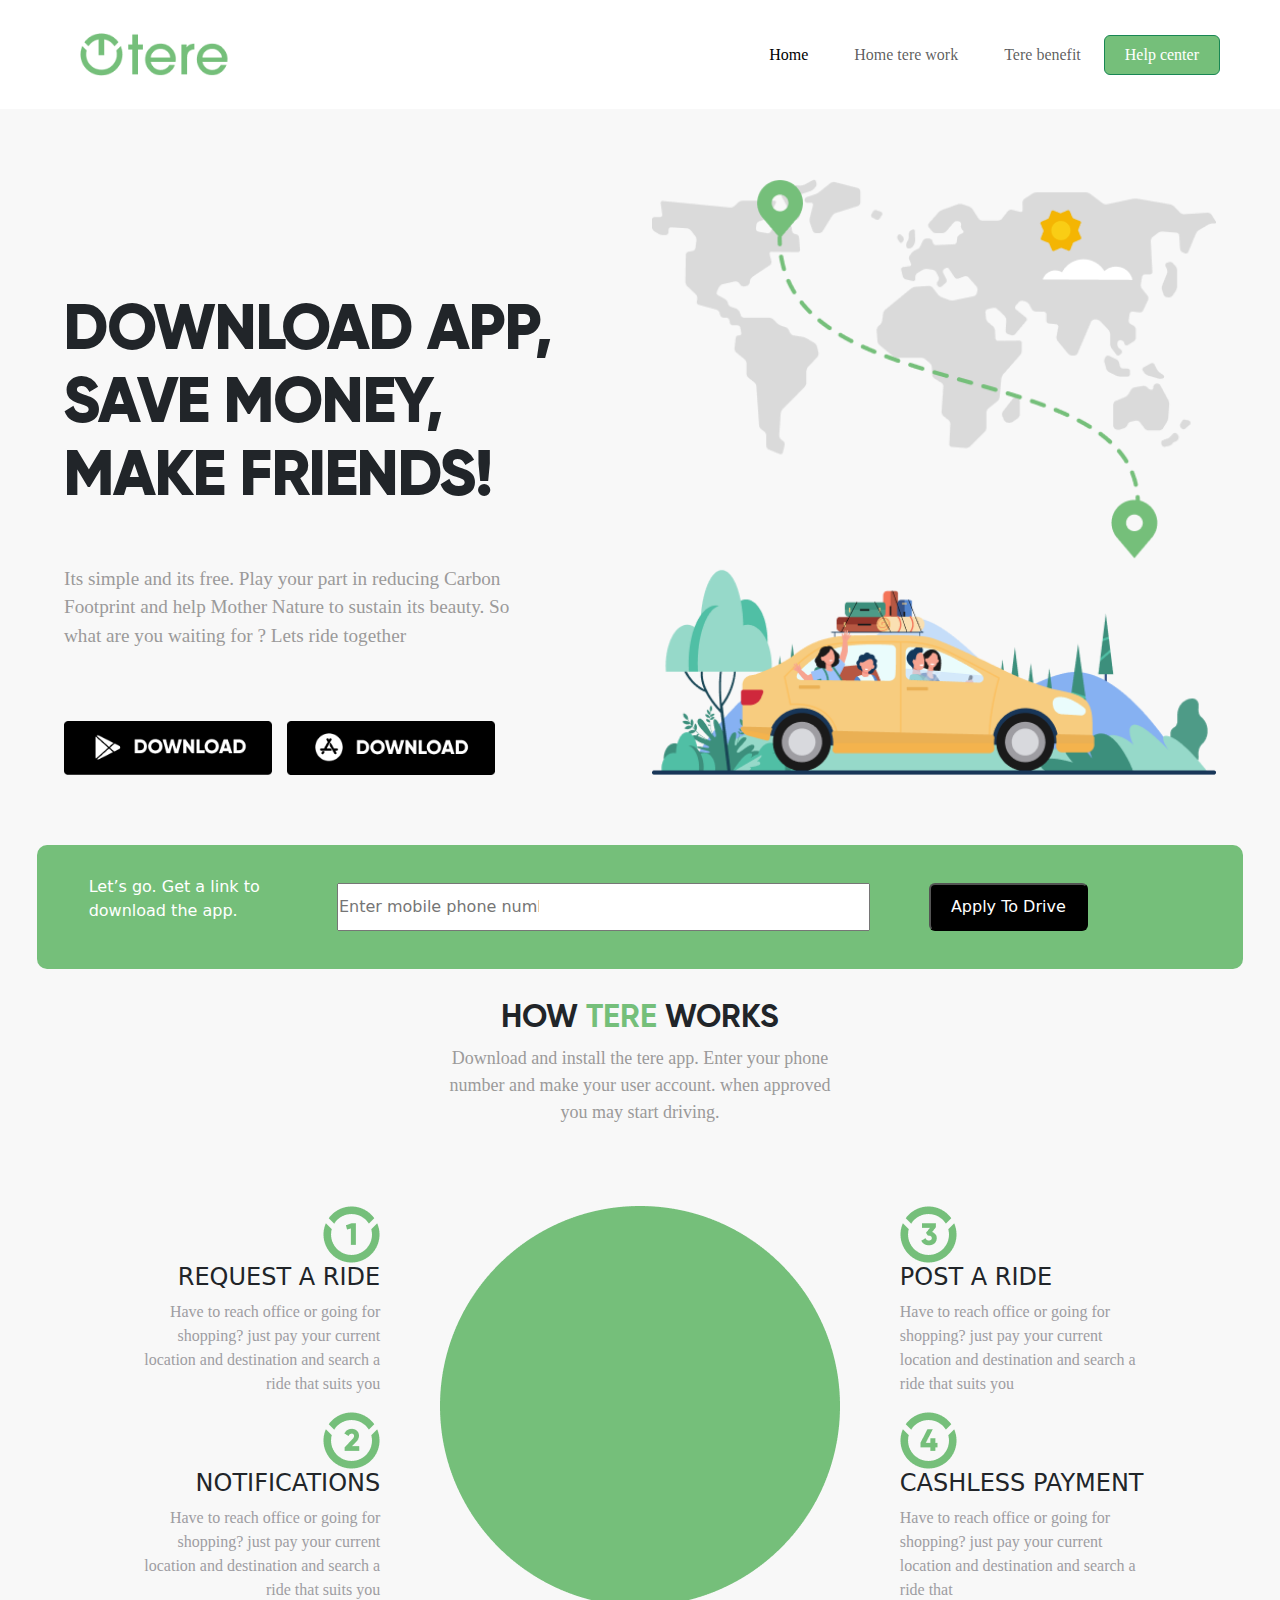
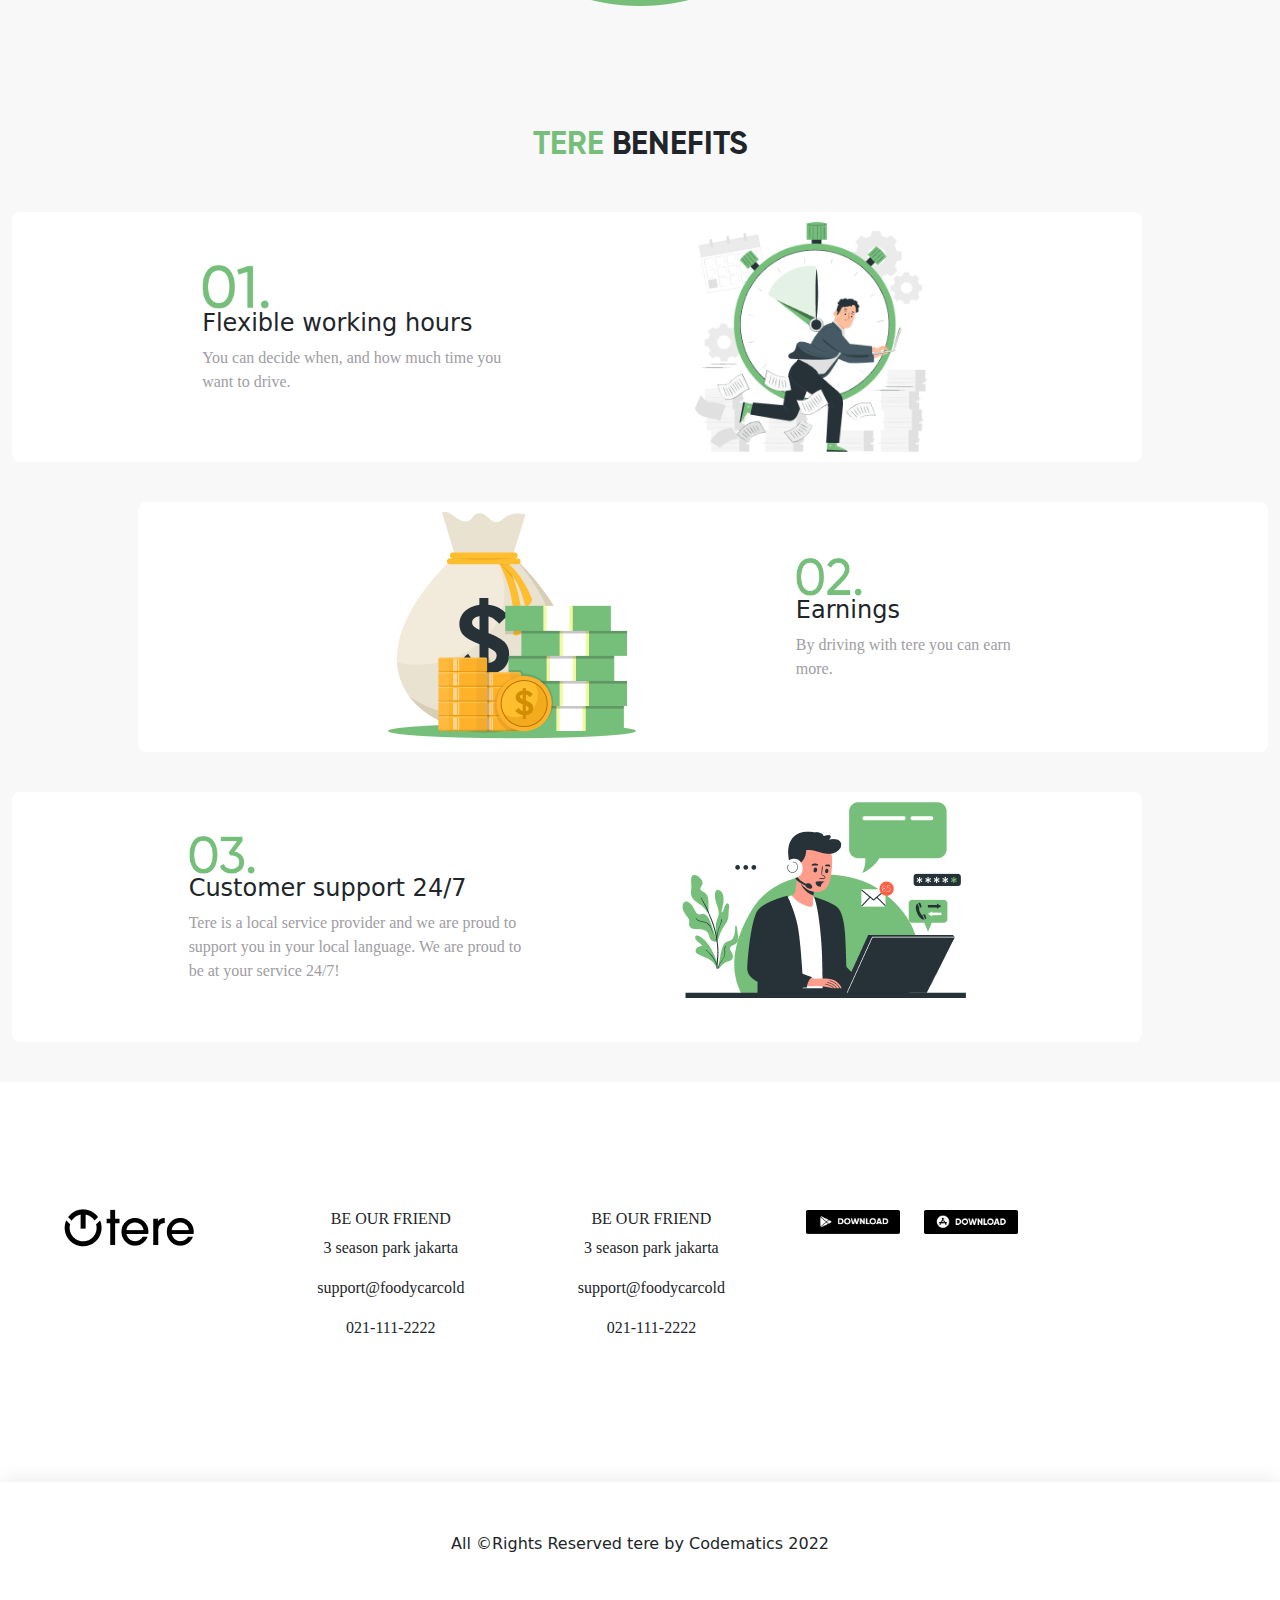
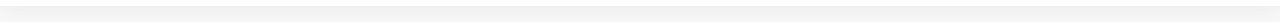
<file: tereapp/index.html>
<!DOCTYPE html>
<html lang="en">

<head>
    <meta charset="UTF-8">
    <meta name="viewport" content="width=device-width, initial-scale=1.0">
    <title>Tere </title>
    <link rel="stylesheet" href="bootstrap.css">
    <link rel="stylesheet" href="index.css">
    <link rel="stylesheet" href="query.css">
    <script src="https://cdn.jsdelivr.net/npm/bootstrap@5.3.2/dist/js/bootstrap.bundle.min.js"
        integrity="sha384-C6RzsynM9kWDrMNeT87bh95OGNyZPhcTNXj1NW7RuBCsyN/o0jlpcV8Qyq46cDfL"
        crossorigin="anonymous"></script>
</head>

<body>

    <!-- navbar start  -->
    <nav class="container-xxl navbar navbar-expand-lg navbar-light bg-light">
        <div class="navbar-main container-xxl ms-5">
            <a class="navbar-brand tere-logo" href="#"><img src="media/Group 3702.png" alt=""></a>
            <button class="navbar-toggler" type="button" data-bs-toggle="collapse"
                data-bs-target="#navbarSupportedContent" aria-controls="navbarSupportedContent" aria-expanded="false"
                aria-label="Toggle navigation">
                <span class="navbar-toggler-icon"></span>
            </button>
            <div class="collapse navbar-collapse" id="navbarSupportedContent">
                <ul class="navbar-nav ms-auto mb-2 mb-lg-0 me-5 nav-menu">
                    <li class="nav-item">
                        <a class="nav-link active" aria-current="page" href="#">Home</a>
                    </li>
                    <li class="nav-item">
                        <a class="nav-link" href="#">Home tere work</a>
                    </li>
                    <li class="nav-item">
                        <a class="nav-link" href="#">Tere benefit</a>
                    </li>
                    <form class="d-flex nav-item">
                        <button class="btn btn-outline-success" type="submit">Help center</button>
                    </form>
            </div>
        </div>
    </nav>

    <!-- Section one  start from here -->

    <section class="container-xxl section-one">
        <div class="home-main row container-xxl mx-auto">
            <div class="home-text col-12 col-sm-12 col-md-12 col-lg-6 col-xl-6 col-xxl-6">
                <h1>DOWNLOAD APP, SAVE MONEY, MAKE FRIENDS!</h1>
                <p>Its simple and its free. Play your part in reducing Carbon Footprint and help Mother Nature to
                    sustain its beauty. So what are you waiting for ?
                    Lets ride together</p>
                <div class="home-icon-btn">
                    <a href=""><img src="media/Group 3717.png" alt=""></a>
                    <a href=""><img src="media/Group 3718.png" alt=""></a>
                </div>
            </div>
            <div class="home-image  col-12 col-sm-12 col-md-12 col-lg-6 col-xl-6 col-xxl-6">
                <img src="media/Group 78.png" alt="">
            </div>
        </div>
    </section>

    <section class="section-two">

        <div class="container-xxl">
            <div class="row  search-main">
                <div class="search-text col-12 col-sm-12 col-md-3 col-lg-3 col-xl-3 col-xxl-3">
                    <p>Let’s go. Get a link
                        to download the app.</p>
                </div>
                <div class="search-input col-12 col-sm-12 col-md-6 col-lg-6 col-xl-6 col-xxl-6">
                    <input type="text" placeholder="Enter mobile phone number">
                </div>
                <div class="search-btn col-12 col-sm-12 col-md-3 col-lg-3 col-xl-3 col-xxl-3">
                    <button>Apply To Drive</button>
                </div>
            </div>
        </div>
    </section>

    <section class="section-three">
        <div class="work-heading">

            <h1>HOW <span>TERE</span> WORKS</h1>
            <p class="text-color">Download and install the tere app. Enter your phone number and make your user
                account. when approved you may start driving.</p>
        </div>


    </section>

    <section class="section-four">
        <div class="main-box container-xxl">
            <div class="box1">
                <div class="one">
                    <div class="circle1">
                        <img src="media/Group 3713.png" alt="">
                    </div>
                    <h4>REQUEST A RIDE </h4>
                    <P class="text-color">Have to reach office or going for shopping?
                        just pay your current location and destination and search a ride that suits you
                    </P>
                </div>
                <div class="one">
                    <img src="media/Group 3714.png" alt="">
                    <h4>NOTIFICATIONS</h4>
                    <P class="text-color">Have to reach office or going for shopping?
                        just pay your current location and destination and search a ride that suits you
                    </P>
                </div>
            </div>

            <div class="box2">
                <img src="media/Ellipse 1.png" alt="">
            </div>

            <div class="box3">
                <div class="three">
                    <img src="media/Group 3715.png" alt="">
                    <h4>POST A RIDE </h4>
                    <P class="text-color">Have to reach office or going for shopping?
                        just pay your current location and destination and search a ride that suits you
                    </P>
                </div>

                <div class="three">

                    <img src="media/Group 3716.png" alt="">
                    <h4>CASHLESS PAYMENT </h4>
                    <P class="text-color">Have to reach office or going for shopping?
                        just pay your current location and destination and search a ride that
                    </P>
                </div>

            </div>
        </div>

    </section>

    <section class="section-five">
        <div class="container-xxl">

            <div class="ben-main">

                <div class="ben-heading">
                    <h2><span>TERE</span> BENEFITS</h2>
                </div>

                <div class="ben01">
                    <div class="ben01-text">
                        <img src="media/01..png" alt="" width="20%">
                        <h4>Flexible working hours</h4>
                        <p class="text-color">You can decide when, and how much time you want to drive.</p>
                    </div>

                    <div class="ben01-img">
                        <img src="media/Frame.png" alt="" width="100%">
                    </div>
                </div>



                <div class="ben02">
                    <div class="ben02-img">
                        <img src="media/Frame (1).png" alt="" width="100%">
                    </div>
                    <div class="ben02-text">
                        <img src="media/02..png" alt="" width="30%">
                        <h4>Earnings</h4>
                        <p class="text-color">By driving with tere you can
                            earn more.</p>
                    </div>
                </div>


                <div class="ben03">
                    <div class="ben03-text">
                        <img src="media/03..png" alt="" width="20%">
                        <h4>Customer
                            support 24/7</h4>
                        <p class="text-color">Tere is a local service provider and we are proud to support you in your
                            local language. We are proud to be at your service 24/7!</p>
                    </div>
                    <div class="ben03-img">
                        <img src="media/Group.png" alt="" width="100%">
                    </div>
                </div>

            </div>

        </div>
    </section>

    <footer>
        <div class="footer container-xxl">
            <div class="row" >

                    <div class="footer-img col-md-12">
                        <img src="media/Group 3703.png" alt="">
                    </div>
                    <div class="detail col-md-12 ">
                        <h6>BE OUR FRIEND</h6>
                        <p>3 season park jakarta </p>
                        <p>support@foodycarcold</p>
                        <p>021-111-2222</p>
                    </div>
                    <div class="detail-2 ">
                        <h6>BE OUR FRIEND</h6>
                        <p>3 season park jakarta </p>
                        <p>support@foodycarcold</p>
                        <p>021-111-2222</p>
                    </div>
                    <div class="footer-link col-md-12">
                        <a href=""> <img src="media/Group 3717.png" alt=""></a>
                        <a href=""> <img src="media/Group 3718.png" alt=""></a>
                    </div>
                </div>
            </div>

        <div class="copy">
            <p>All ©Rights Reserved tere by Codematics 2022</p>
        </div>
    </footer>
</body>

</html>
</file>
<file: tereapp/index.css>
/* navbar start from here */
@font-face {
    font-family: gilroyrg;
    src: url(gilroy/Gilroy-Regular.ttf);

    font-family: gilroybold;
    src: url(gilroy/Gilroy-Bold.ttf);
}
/* Ext */
.text-color{
    color: #9E9DA2;
    font-family: gilroyrg;

}

body{
    background-color: rgb(248, 248, 248);
}
.tere-logo img {
    width: 150px !important;
    margin: 20px;
}

.btn {
    color: white;
    background-color: #75BF7A;
    padding: 0px 20px;
}

.nav-menu li {
    padding: 0px 15px;
}

.navbar {
    font-family: gilroymd;
    background-color: white !important;

}

/* section one  */
.section-one {
    height: 100%;
    padding: 40px ;
}

.home-text {
    
    margin: 30px 0px;
    display: flex;
    flex-direction: column;
    justify-content: end;
}

.home-text h1 {
    font-weight: 800;
    font-family: gilroybold;
    width: 98%;
    font-size: 3.8rem;
    margin-bottom: 50px ;
}

.home-text p {
    margin-bottom: 70px;
    font-family: gilroyrg;
    font-weight: 500;
    color: rgb(155, 154, 154);
    font-size: 1.2rem;
    width: 80%;

}

.home-image {
    margin: 30px 0px;
}
.home-image >img{
    width: 100%;
}

.home-icon-btn img {
    padding-left: 10px;
    width: 38%;
}

.home-icon-btn {
    margin-left: -10px;
}

/* section two */
.section-two{
    height: 100%;
}
.search-main{
    border-radius: 10px;
    padding: 30px ;
    background-color: #75BF7A;
    margin: 0% 2% ;
}
.search-text{
    color: white;
    margin: auto;
    width: 20%;
}
.search-input{
    margin: auto;
}
.search-input>input{
    padding: 10px 0px ;
    padding-right:60% ;
}
.search-btn{
    margin: auto;

}
.search-btn>button{
    border-radius: 6px;
    color: white;
    background-color: black;
    padding: 10px 20px ;

}

/* section three */

.section-three{
    height: 100%;
}

.work-heading{
    margin: 30px auto;
    text-align: center;
    font-family: gilroybold;
    width: 35% ;
}
.work-heading>h1{
    font-size: 2em;
}
.work-heading span{
    color: #75BF7A;
}

.work-heading p {
    color: rgb(155, 154, 154);
    font-size: 18px ;
    font-family: gilroy;
    width: 90% ;
    margin: auto;
}

/* section-four */

.main-box{

    display: flex;
    justify-content: center;
}
.box1{
    margin-top: 50px ;
    width: 20%;
    text-align: right;
    
}

.one{

      width: 100%;
}
.box2 img{
    padding-top: 30px ;
}

.box2{
    margin: 20px 40px ;
    width: 35%;
    text-align: center;
    
}

.box3{
    margin-top: 50px ;
    width: 20%;
}

/* section five Benefit section*/
.section-five{

}

.ben-main{
    margin-top: 100px ;
}
.ben-heading>h2>span{
    color: #75BF7A;
}
.ben-heading{
    font-family: Gilroybold;
    display: flex;
    justify-content: center;
}
.ben01{
    border-radius: 8px ;
    height: 250px;
    margin-top: 40px;
    display: flex;
    background-color: #fff;
    justify-content: center;
    width: 90%;
    padding: 10px ;
}
.ben01-text{
    width: 30%;
    margin: 0px 30px ;
    display: flex;
    flex-direction: column;
    margin: 0px 80px ;
    justify-content: center;
}
.ben01-img{
    margin: 0px 80px ;
}
.ben01-img img{
    width: 90%;

}

.ben02{
    border-radius: 8px ;
    height: 250px;
    margin: 40px 0px ;
    display: flex;
    justify-content: center;
    background-color: #fff;
    padding: 10px ;
    width: 90%;
    float:right;
}
.ben02-text{
    display: flex;
    flex-direction: column;
    justify-content: center;
    margin: 0px 80px ;
    width: 20%;
}   
.ben02-img{
    margin: 0px 80px ;

}
.ben03{
    border-radius: 8px ;
    justify-content: center;
    display: flex;
    padding: 10px ;
    background-color: #fff;
    margin: 40px 0px ;
    width: 90%;
    height: 250px;
}
.ben03-text{
    display: flex;
    flex-direction: column;
    justify-content: center;
    width: 30%;
    margin: 0px 80px ;
    
}
.ben03-img{
    margin: 0px 80px ;

}

/* Footer */

.footer{
    font-family: Gilroy;
    text-align: center;
    width: 100%;
    display: flex;
    align-items: center;
    background-color: white;
    height: 400px;
}

.footer-img{
width: 25%;

}
.detail{
    width: 25%;
    
}
.detail-2{
    width: 25%;
    
}

.footer-link{
    width: 25%;
    display: flex;
}
.footer-link>a>img{
    width: 80%;
}


/* Copyright */
.copy{
    box-shadow: 0px 0px 21px 0px  rgb(231, 231, 231);
    background-color: #fff;
    text-align: center;

}
.copy>p{
    padding: 50px;
}
</file>
<file: tereapp/query.css>
@media only screen and (min-width:500px) and (max-width:650px) {

    /* section five Benefit section*/
    .section-five {}

    .ben01 {
        width: 90%;
        padding: 10px;
    }

    .ben01-text {
        width: 60%;
        margin: 0px 10px;
    }

    .ben01-img {
        margin: 0px;
    }

    .ben01-img img {
        width: 100%;

    }

    .ben02 {
        padding: 10px;
        width: 90%;
    }

    .ben02-text {
        margin: 0px 0px;
        width: 50%;
    }

    .ben02-img {
        margin: 0px;

    }

    .ben02-img img {
        width: 100%;

    }

    .ben03 {
        padding: 10px;
        margin: 40px 0px;
        width: 90%;
    }

    .ben03-text {

        width: 50%;
        margin: 0px 0px;
    }

    .ben03-img {
        margin: 0px;

    }

    .ben03-img img {
        margin: 0px;

    }
}

@media only screen and (min-width:650px) and (max-width: 850px) {

    /* section five Benefit section*/
    .section-five {}

    .ben01 {
        margin-top: 40px;
        width: 90%;
        padding: 10px;
    }

    .ben01-text {
        width: 50%;
        margin: 0px 30px;
        display: flex;
        flex-direction: column;
        margin: 0px 80px;
        justify-content: center;
    }

    .ben01-img {
        margin: 0px;
    }

    .ben01-img img {
        width: 100%;

    }

    .ben02 {
        border-radius: 8px;
        height: 250px;
        margin: 40px 0px;
        padding: 10px;
        width: 90%;
        float: right;
    }

    .ben02-text {
        margin: 0px 80px;
        width: 50%;
    }

    .ben02-img {
        margin: 0px;

    }

    .ben02-img img {
        width: 100%;

    }

    .ben03 {
        border-radius: 8px;
        padding: 10px;
        margin: 40px 0px;
        width: 90%;
        height: 250px;
    }

    .ben03-text {

        width: 50%;
        margin: 0px 80px;
    }

    .ben03-img {
        margin: 0px;

    }

    .ben03-img img {
        margin: 0px;

    }
}

@media only screen and (max-width: 800px) {
    .tere-logo {
        margin-left: -30px;
    }

    .tere-logo img {
        width: 100px !important;

    }

    .navbar-menu li {
        background-color: red;
    }

    .nav-item,
    .nav-item button {
        display: flex;
        justify-content: center;
    }
}

@media only screen and (max-width:500px) {
    .section-one {
        height: 100%;
    }

    .home-main {
        display: flex;
        flex-direction: column-reverse;
    }

    .home-text {
        text-align: center;
        margin: 20px auto;
        width: 100%;
    }

    .home-text h1 {
        font-size: 2rem;
    }

    .home-text p {
        width: 100%;
    }

    .home-image>img {
        width: 100%;
        display: block;
        margin: auto;
    }

    .home-image {
        width: 100%;
    }

    .home-icon-btn img {
        padding-left: 10px;
        width: 48%;
    }

    /* search section */
    .search-main {
        text-align: center;
    }

    .search-text {
        width: 100%;
    }

    .search-input {
        /* margin: auto; */
        width: 50%;
        background-color: red;
        
    }

    .search-input>input {
        margin-left: -75px ;
        }

    .search-btn {
        margin: auto;
    }

    .search-btn>button {
        padding: 10px 10px;

    }


    /* section-three work heading */

    .work-heading {
        margin: 30px auto;
        width: 100%;
    }

    .work-heading>h1 {
        font-size: 2em;
        width: 100%;
    }

    .work-heading span {
        color: #75BF7A;
    }

    .work-heading p {
        color: rgb(155, 154, 154);
        font-size: 18px;
        font-family: gilroy;
        width: 90%;
        margin: auto;
    }

    /* section-four */
    .main-box {
        display: flex;
        flex-direction: column;
    }

    .box1 {
        width: 100%;
        text-align: center;
    }

    .one {
        font-size: 12px;
    }

    .box2 img {
        width: 90%;
    }

    .box2 {
        width: 100%;
        margin: auto;
    }

    .box3 {
        width: 100%;
        text-align: center;
    }

    /* section five Benefit section*/

    .ben01 {
        font-size: 12px;
        text-align: center;
        width: 90%;
        display: flex;
        flex-direction: column;
    }

    .ben01-text {
        margin: auto;
        width: 80%;
    }

    .ben01-text img {
        margin: auto;
    }

    .ben01-img {
        margin: 0px;
    }

    .ben01-img img {
        width: 100px;

    }


    .ben02 {
        font-size: 12px;
        text-align: center;
        width: 90%;
        display: flex;
        flex-direction: column-reverse;
    }

    .ben02-text {
        margin: auto;
        width: 80%;
    }

    .ben02-text img {
        margin: auto;
    }

    .ben02-img {
        width: 100%;
        margin: auto;
    }

    .ben02-img img {
        width: 100px;

    }

    .ben03 {
        font-size: 12px;
        text-align: center;
        width: 90%;
        display: flex;
        flex-direction: column;
    }

    .ben03-text {
        width: 100%;
        margin: 0px 0px;
    }

    .ben03-text img {
        margin: auto;
    }

    .ben03-img {
        margin: 0px;

    }

    .ben03-img img {
        width: 100px;
    }

    /* Footer */

    .footer {
        width: 100%;
    }

    .footer-img {
        margin-bottom: 20px ;

        width: 100%;
        display: flex;
    }

    .footer-img img {
        margin: auto;
    }

    .detail {
        width: 100%;
        margin: auto;
    }

    .detail-2 {
        display: none;
    }

    .footer-link {
        width: 100%;

    }

    .footer-link a img {

        width: 50%;
        margin: 20px;

    }
}

@media only screen and (min-width:700px) and (max-width: 767px) {

    /* search section */
    .search-main {
        text-align: center;
    }

    .search-text {
        width: 100% !important;
    }

    .search-input {
        margin: auto;
    }

    .search-input>input {
        padding-right: 50%;
    }

    .search-btn {
        margin: auto;
    }

    .search-btn>button {
        padding: 10px 10px;
    }


}

@media only screen and (min-width:500px) and (max-width: 700px) {
    .section-one {
        height: 100%;
    }

    .home-main {
        display: flex;
        flex-direction: column-reverse;
    }

    .home-text {
        text-align: center;
        margin: 20px auto;
        width: 100%;
    }

    .home-text h1 {
        font-size: 2.8rem;
        width: 100%;

    }

    .home-text p {
        width: 100%;

    }

    .home-image>img {
        width: 100%;
        display: block;
        margin: auto;
    }

    .home-image {
        width: 90%;
    }

    .home-icon-btn img {
        width: 40%;
    }

    /* search section */
    .search-main {
        text-align: center;
    }

    .search-text {
        width: 100%;
    }

    .search-input {
        margin: auto;
    }

    .search-input>input {
        padding: 10px 0px;
        padding-right: 50%;
    }

    .search-btn {
        margin: auto;
    }

    .search-btn>button {
        padding: 10px 10px;

    }

    /* section-three work heading */

    .work-heading {
        margin: 30px auto;
        width: 100%;
    }

    .work-heading>h1 {
        font-size: 2em;
        width: 100%;
    }

    .work-heading span {
        color: #75BF7A;
    }

    .work-heading p {
        color: rgb(155, 154, 154);
        font-size: 18px;
        font-family: gilroy;
        width: 90%;
        margin: auto;
    }

    /* section-four */
    .main-box {
        display: flex;
        flex-direction: column;
    }

    .box1 {
        width: 100%;
        text-align: center;
    }

    .one {
        /* margin-top: 20px; */
        font-size: 12px;
    }

    .box2 img {
        width: 60%;
    }

    .box2 {
        width: 100%;
        margin: auto;
    }

    .box3 {
        width: 100%;
        text-align: center;
    }

    /* Footer */

    .footer {
        width: 100%;
    }

    .footer-img {
        width: 100%;
        display: flex;
        margin-bottom: 20px ;
    }

    .footer-img img {
        margin: auto;
    }

    .detail {
        width: 100%;
        margin: auto;
    }

    .detail-2 {
        display: none;
    }

    .footer-link {
        width: 100%;

    }

    .footer-link a img {
        width: 50%;
        margin: 20px;

    }

}

@media only screen and (min-width:700px) and (max-width: 991px) {

    /* home section */
    .section-one {
        height: 100%;
    }

    .home-main {
        display: flex;
        flex-direction: column-reverse;
    }

    .home-text {
        text-align: center;
        margin: 20px auto;
        width: 90%;
    }

    .home-text h1 {
        font-size: 3rem;
        width: 100%;

    }

    .home-text p {
        width: 100%;

    }

    .home-image>img {
        width: 60%;
        display: block;
        margin: auto;
    }

    .home-image {
        width: 100%;
    }

    .home-icon-btn img {
        width: 28%;
    }

    /* search section */
    .search-main {
        padding: 30px 0px;
    }

    .search-text {
        width: 20%;
    }

    .search-input {
        margin: auto;
    }

    .search-input>input {
        padding: 10px 0px;
        padding-right: 50%;
    }

    .search-btn {
        margin: auto;
    }

    .search-btn>button {
        padding: 10px 10px;

    }

    /* section-four */

    .main-box {}

    .box1 {
        width: 20%;
    }

    .one {
        
        width: 100%;
        font-size: 12px;
    }

    .box2 img {
        padding-top: 30px;
        width: 100%;
    }

    .box2 {
        width: 30%;
        text-align: center;

    }

    .box3 {
        width: 20%;
        font-size: 12px;
    }



}

@media only screen and (min-width:991px) and (max-width: 1100px) {
    .section-one {
        height: 100%;
    }

    .home-text h1 {
        font-size: 3rem;
    }

    .home-text p {
        width: 100%;

    }

    /* section-four */

    .main-box {

        display: flex;
        justify-content: center;
    }

    .box1 {
        width: 20%;
    }

    .one {
        
        width: 100%;
        font-size: 12px;
    }

    .box2 img {
        padding-top: 30px;
        width: 100%;
    }

    .box2 {
        width: 30%;
        text-align: center;

    }

    .box3 {
        width: 20%;
        font-size: 12px;
    }


}
</file>
